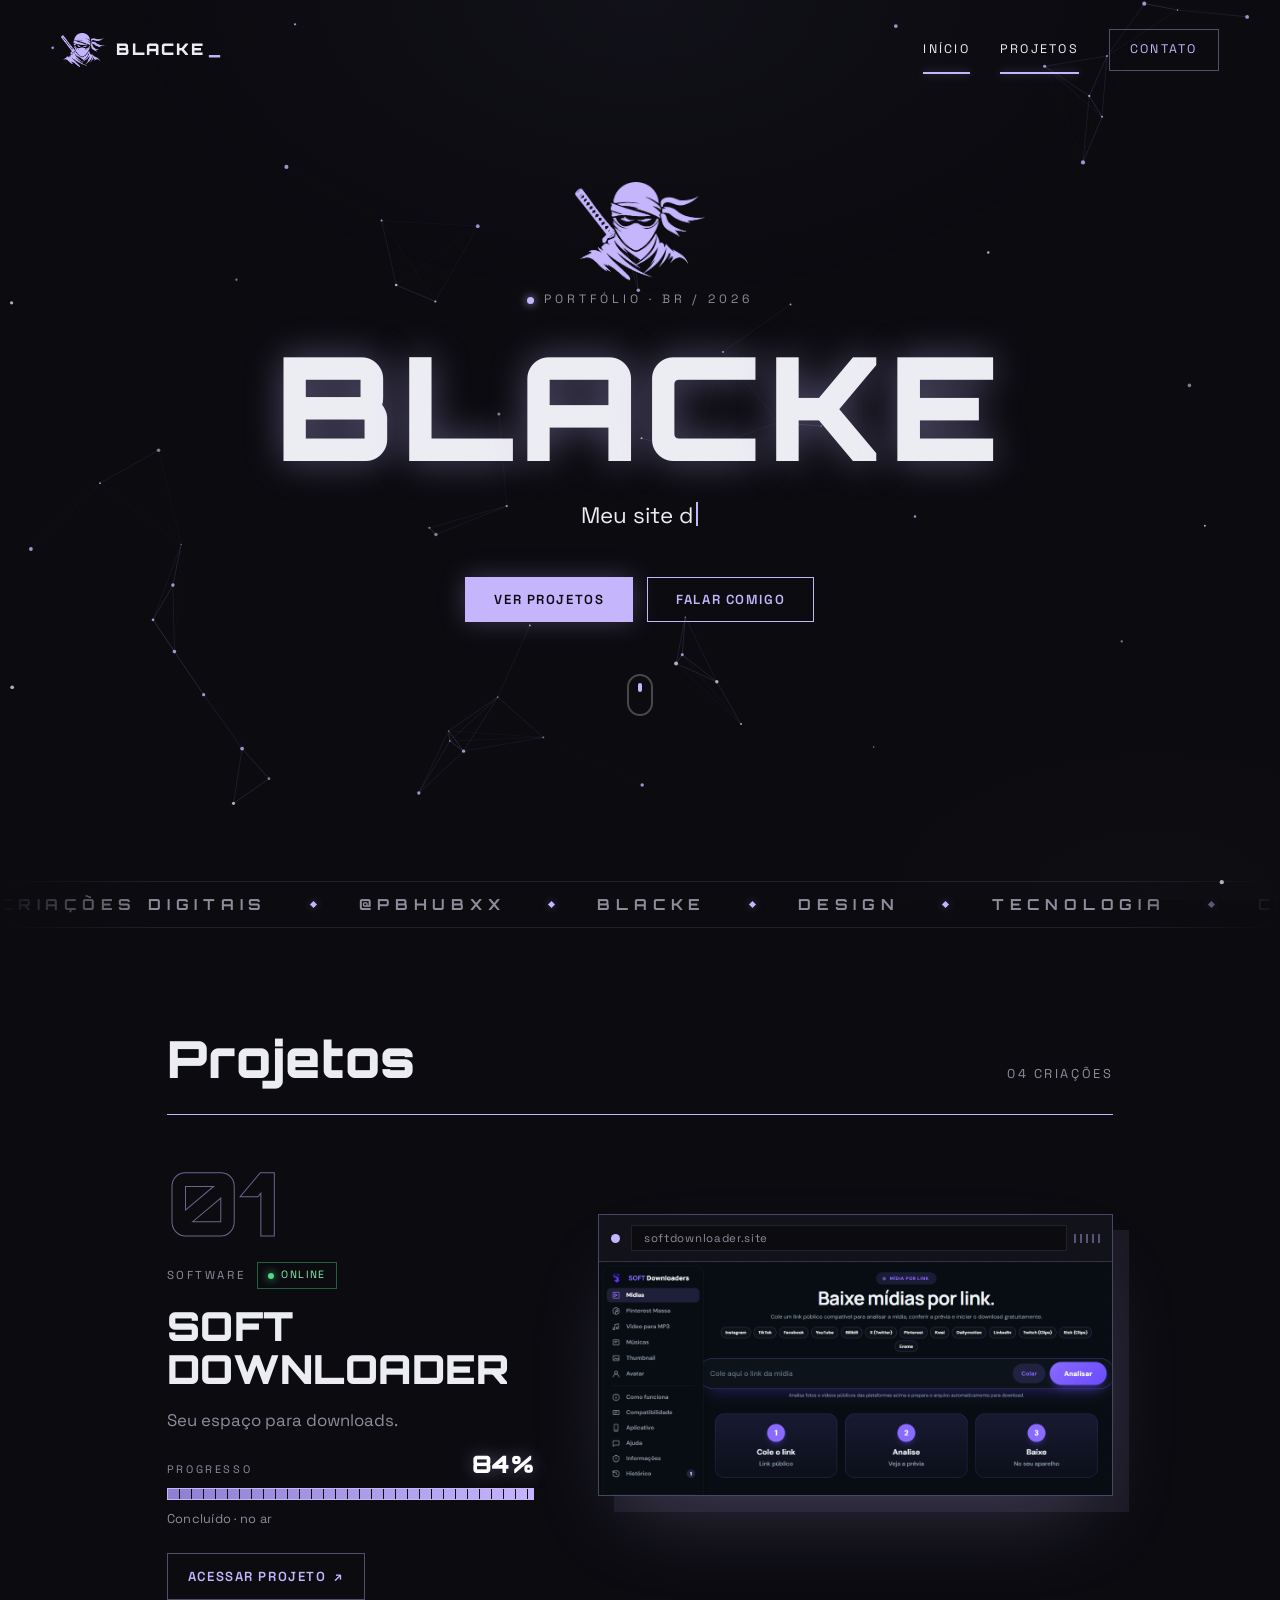
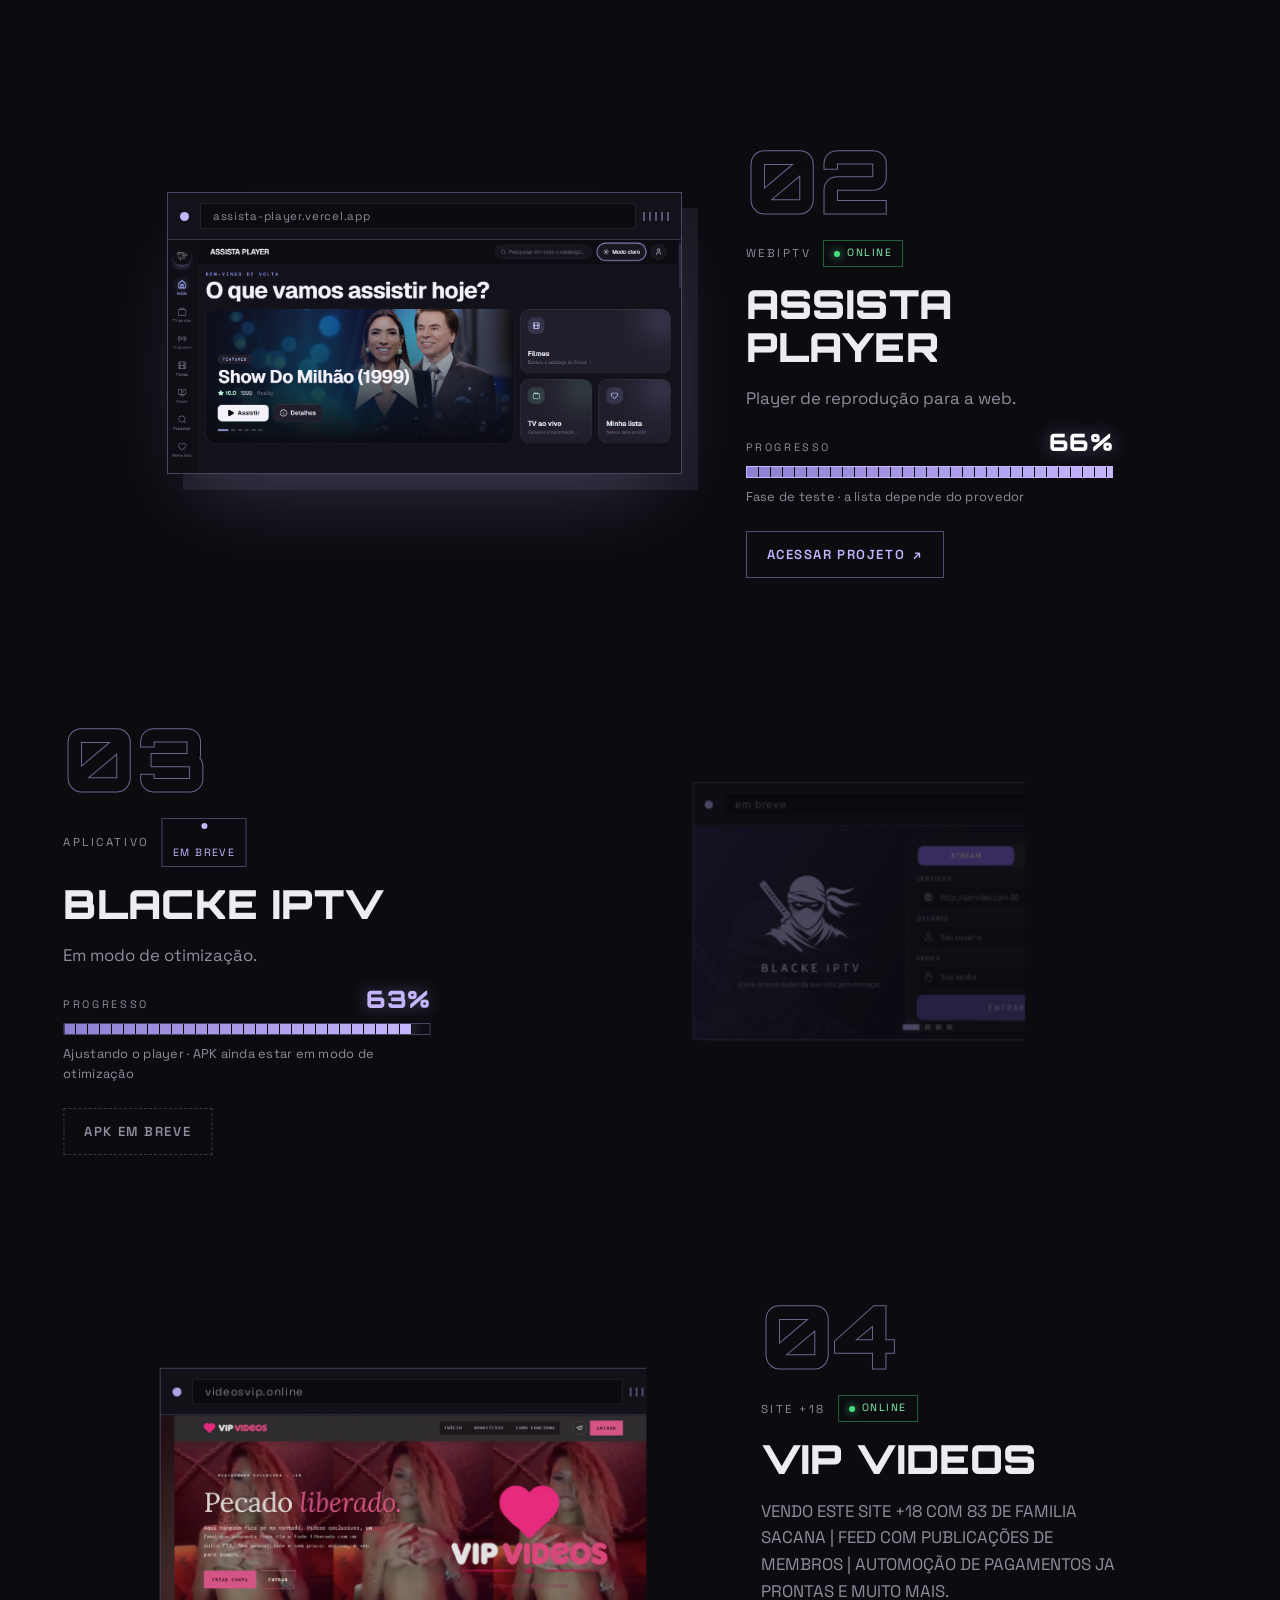
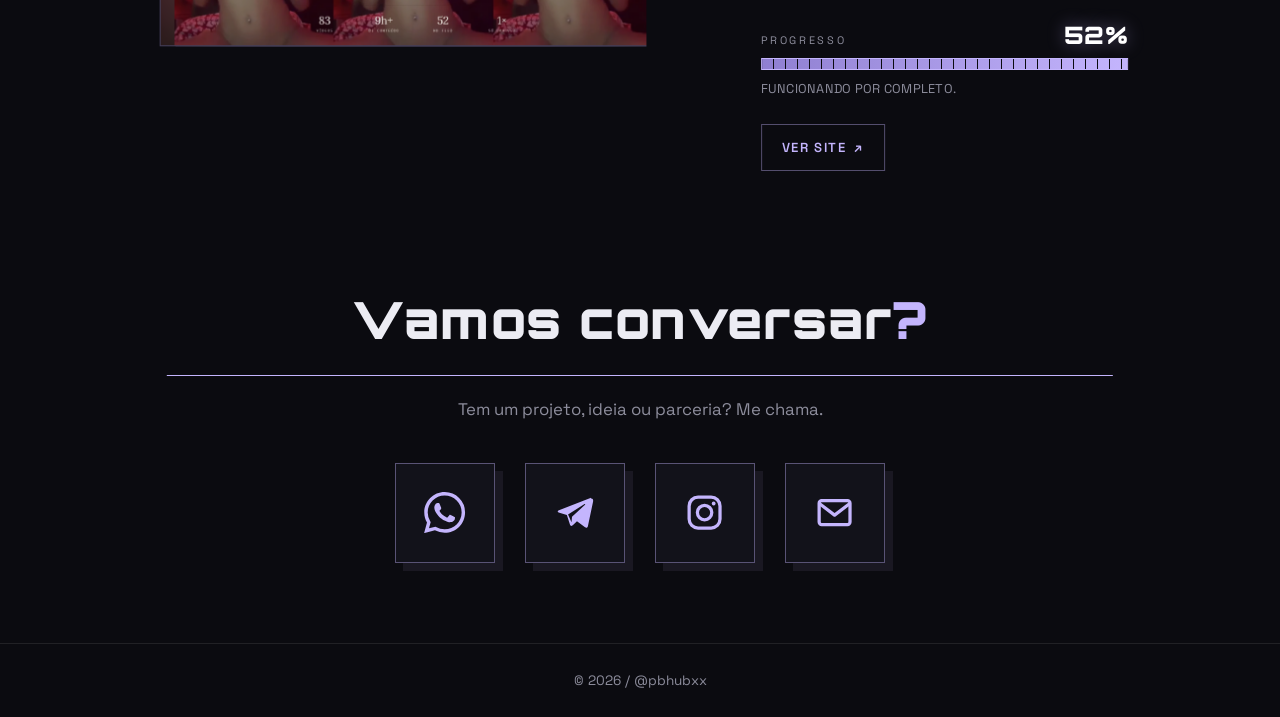
<file: index.html>
<!doctype html>
<html lang="pt-BR">
<head>
<meta charset="utf-8">
<meta name="viewport" content="width=device-width,initial-scale=1">
<meta name="theme-color" content="#0b0b10">
<meta name="description" content="BLACKE — criações digitais de @pbhubxx. Projetos e contato.">
<title>BLACKE — @pbhubxx</title>
<link rel="preconnect" href="https://fonts.googleapis.com">
<link rel="preconnect" href="https://fonts.gstatic.com" crossorigin>
<link href="https://fonts.googleapis.com/css2?family=Orbitron:wght@700;900&family=Space+Grotesk:wght@400;500;600;700&display=swap" rel="stylesheet">
<link rel="icon" type="image/png" href="assets/logo.png">
<link rel="stylesheet" href="style.css">
<script>window.__SITE={"phrases":["Meu site de criações.","Design + tecnologia.","Projetos que saem do papel."],"marquee":["CRIAÇÕES DIGITAIS","@PBHUBXX","BLACKE","DESIGN","TECNOLOGIA"]};</script>
<script src="script.js" defer></script>
<noscript><style>.curtain,.intro{display:none}.loading *,.loading{animation-play-state:running!important}</style></noscript>
<script>try{if(sessionStorage.getItem("introSeen"))document.documentElement.classList.add("seen")}catch(e){}</script>
</head>
<body class="loading">
<div class="intro" aria-hidden="true">
  <div class="half a"></div><div class="half b"></div>
  <svg class="slash" viewBox="0 0 100 100" preserveAspectRatio="none"><path d="M0 60 L100 40" pathLength="1"/></svg>
  <div class="intro-core">
    <img src="assets/logo.png" alt="">
    <div class="intro-word"><span style="--i:0">B</span><span style="--i:1">L</span><span style="--i:2">A</span><span style="--i:3">C</span><span style="--i:4">K</span><span style="--i:5">E</span></div>
    <i class="intro-line"></i>
    <small>@PBHUBXX · PORTFÓLIO</small>
  </div>
</div>
<div class="curtain" data-s="out" aria-hidden="true"><i style="--k:0"></i><i style="--k:1"></i><i style="--k:2"></i><i style="--k:3"></i><i style="--k:4"></i><i style="--k:5"></i><i style="--k:6"></i></div>
<canvas id="bg" aria-hidden="true"></canvas>
<div class="grain" aria-hidden="true"></div>
<div class="spot" aria-hidden="true"></div>
<div class="progress" aria-hidden="true"></div>

<header>
  <a class="logo" href="#inicio"><img src="assets/logo.png" alt="" onerror="this.remove()"><b>BLACKE</b><span>_</span></a>
  <nav aria-label="Navegação">
    <a href="#inicio" data-spy="inicio">Início</a>
    <a href="#projetos" data-spy="projetos">Projetos</a>
    <a href="#contato" class="nav-cta magnetic" data-spy="contato">Contato</a>
  </nav>
</header>

<main id="inicio">
  <!-- HERO -->
  <section class="hero">
    <div class="hero-in">
    <img class="hero-logo" src="assets/logo.png" alt="Logo BLACKE" width="564" height="427">
    <p class="tag"><i></i> PORTFÓLIO · BR / 2026</p>
    <h1 class="glitch" data-text="BLACKE" aria-label="BLACKE"></h1>
    <p class="typing"><span id="typed"></span><b class="caret"></b></p>
    <div class="hero-actions">
      <a class="btn magnetic" href="#projetos">Ver projetos</a>
      <a class="btn ghost magnetic" href="#contato">Falar comigo</a>
    </div>
    <a class="scroll-hint" href="#projetos" aria-label="Rolar para projetos"><span></span></a>
    </div>
  </section>

  <div class="mq" role="img" aria-label="CRIAÇÕES DIGITAIS · @PBHUBXX · BLACKE · DESIGN · TECNOLOGIA">
    <div class="mq-track" aria-hidden="true"><div class="mq-set"><span class="mq-w">CRIAÇÕES DIGITAIS</span><i class="mq-s"></i><span class="mq-w">@PBHUBXX</span><i class="mq-s"></i><span class="mq-w">BLACKE</span><i class="mq-s"></i><span class="mq-w">DESIGN</span><i class="mq-s"></i><span class="mq-w">TECNOLOGIA</span><i class="mq-s"></i></div><div class="mq-set"><span class="mq-w">CRIAÇÕES DIGITAIS</span><i class="mq-s"></i><span class="mq-w">@PBHUBXX</span><i class="mq-s"></i><span class="mq-w">BLACKE</span><i class="mq-s"></i><span class="mq-w">DESIGN</span><i class="mq-s"></i><span class="mq-w">TECNOLOGIA</span><i class="mq-s"></i></div></div>
  </div>

  <!-- PROJETOS -->
  <section id="projetos" class="projects">
    <header class="sec-head reveal">
      <h2>Projetos</h2>
      <span class="count">04 criações</span>
    </header>

    <div class="list">
      <article class="proj reveal">
        <div class="proj-info">
          <span class="bignum" aria-hidden="true">01</span>
          <div class="proj-meta"><span class="cat">SOFTWARE</span><span class="chip live"><i></i>Online</span></div>
          <h3>SOFT<br>DOWNLOADER</h3>
          <p>Seu espaço para downloads.</p>
          <div class="prog done" style="--v:100"><div class="prog-top"><span>PROGRESSO</span><b><em data-count="100">0</em>%</b></div><div class="prog-bar"><i></i></div><small>Concluído · no ar</small></div>
          <a class="link" href="https://softdownloader.site/#midias" target="_blank" rel="noopener noreferrer">Acessar projeto <span>↗</span></a>
        </div>
        <div class="win">
          <div class="win-bar"><i></i><span class="url">softdownloader.site</span><span class="wb-tick" aria-hidden="true"></span></div>
          <div class="win-body"><img src="assets/soft-downloader.png" alt="Tela inicial do SOFT DOWNLOADER" loading="lazy"></div>
        </div>
      </article>

      <article class="proj reveal">
        <div class="proj-info">
          <span class="bignum" aria-hidden="true">02</span>
          <div class="proj-meta"><span class="cat">WEBIPTV</span><span class="chip live"><i></i>Online</span></div>
          <h3>ASSISTA PLAYER</h3>
          <p>Player de reprodução para a web.</p>
          <div class="prog done" style="--v:100"><div class="prog-top"><span>PROGRESSO</span><b><em data-count="100">0</em>%</b></div><div class="prog-bar"><i></i></div><small>Fase de teste · a lista depende do provedor</small></div>
          <a class="link" href="https://assista-player.vercel.app/" target="_blank" rel="noopener noreferrer">Acessar projeto <span>↗</span></a>
        </div>
        <div class="win">
          <div class="win-bar"><i></i><span class="url">assista-player.vercel.app</span><span class="wb-tick" aria-hidden="true"></span></div>
          <div class="win-body"><img src="assets/assista-player.png" alt="Tela inicial do ASSISTA PLAYER" loading="lazy"></div>
        </div>
      </article>

      <article class="proj reveal">
        <div class="proj-info">
          <span class="bignum" aria-hidden="true">03</span>
          <div class="proj-meta"><span class="cat">APLICATIVO</span><span class="chip soon"><i></i>Em breve</span></div>
          <h3>BLACKE  IPTV</h3>
          <p>Em modo de otimização.</p>
          <div class="prog" style="--v:95"><div class="prog-top"><span>PROGRESSO</span><b><em data-count="95">0</em>%</b></div><div class="prog-bar"><i></i></div><small>Ajustando o player · APK ainda estar em modo de otimização</small></div>
          <span class="link off">APK em breve</span>
        </div>
        <div class="win">
          <div class="win-bar"><i></i><span class="url">em breve</span><span class="wb-tick" aria-hidden="true"></span></div>
          <div class="win-body gal" data-gal="[&quot;assets/uploads/5e03cbf9-ffda-43f5-ae37-6491b229fb0f-4c50f7.webp&quot;,&quot;assets/uploads/7542d341-cb1d-400f-8218-19b346dd9f24-710ac7.webp&quot;,&quot;assets/uploads/90f8e849-3640-4424-8a97-9add751e4f5d-d2caec.webp&quot;,&quot;assets/uploads/c1ad1187-70d1-4300-b6c6-71452b69c775-7d71a1.webp&quot;]" data-alt="Foto do BLACKE  IPTV"><img src="assets/uploads/5e03cbf9-ffda-43f5-ae37-6491b229fb0f-4c50f7.webp" alt="Tela inicial do BLACKE  IPTV" loading="lazy"><button type="button" class="g-nav g-prev" aria-label="Foto anterior"><svg viewBox="0 0 24 24" aria-hidden="true"><path d="m15 5-7 7 7 7"/></svg></button><button type="button" class="g-nav g-next" aria-label="Próxima foto"><svg viewBox="0 0 24 24" aria-hidden="true"><path d="m9 5 7 7-7 7"/></svg></button><div class="g-dots" aria-hidden="true"><i class="on"></i><i></i><i></i><i></i></div><span class="g-count" aria-hidden="true">1/4</span></div>
        </div>
      </article>

      <article class="proj reveal">
        <div class="proj-info">
          <span class="bignum" aria-hidden="true">04</span>
          <div class="proj-meta"><span class="cat">SITE +18</span><span class="chip live"><i></i>Online</span></div>
          <h3>VIP VIDEOS</h3>
          <p>VENDO ESTE SITE +18 COM 83  DE FAMILIA SACANA | FEED COM PUBLICAÇÕES DE MEMBROS | AUTOMOÇÃO DE PAGAMENTOS JA PRONTAS E MUITO MAIS.</p>
          <div class="prog done" style="--v:100"><div class="prog-top"><span>PROGRESSO</span><b><em data-count="100">0</em>%</b></div><div class="prog-bar"><i></i></div><small>FUNCIONANDO POR COMPLETO.</small></div>
          <a class="link" href="https://videosvip.online" target="_blank" rel="noopener noreferrer">Ver site <span>↗</span></a>
        </div>
        <div class="win">
          <div class="win-bar"><i></i><span class="url">videosvip.online</span><span class="wb-tick" aria-hidden="true"></span></div>
          <div class="win-body contain"><img class="bk" src="assets/uploads/captura-de-tela-2026-11-27-072106-7ea315.webp" alt="" aria-hidden="true" loading="lazy"><img src="assets/uploads/captura-de-tela-2026-11-27-072106-7ea315.webp" alt="Tela inicial do VIP VIDEOS" loading="lazy"></div>
        </div>
      </article>
    </div>
  </section>

  <!-- CONTATO -->
  <section id="contato" class="contact">
    <header class="sec-head reveal">
      <h2>Vamos conversar<span class="q">?</span></h2>
    </header>
    <p class="lead reveal">Tem um projeto, ideia ou parceria? Me chama.</p>

    <div class="socials reveal">
        <a class="soc" href="https://wa.me/5592981083928?text=Ol%C3%A1!%20Vim%20pelo%20seu%20site." target="_blank" rel="noopener noreferrer" aria-label="WhatsApp" title="WhatsApp"><svg viewBox="0 0 24 24" aria-hidden="true" fill="currentColor"><path d="M17.472 14.382c-.297-.149-1.758-.867-2.03-.967-.273-.099-.471-.148-.67.15-.197.297-.767.966-.94 1.164-.173.199-.347.223-.644.075-.297-.15-1.255-.463-2.39-1.475-.883-.788-1.48-1.761-1.653-2.059-.173-.297-.018-.458.13-.606.134-.133.298-.347.446-.52.149-.174.198-.298.298-.497.099-.198.05-.371-.025-.52-.075-.149-.669-1.612-.916-2.207-.242-.579-.487-.5-.669-.51-.173-.008-.371-.01-.57-.01-.198 0-.52.074-.792.372-.272.297-1.04 1.016-1.04 2.479 0 1.462 1.065 2.875 1.213 3.074.149.198 2.096 3.2 5.077 4.487.709.306 1.262.489 1.694.625.712.227 1.36.195 1.871.118.571-.085 1.758-.719 2.006-1.413.248-.694.248-1.289.173-1.413-.074-.124-.272-.198-.57-.347m-5.421 7.403h-.004a9.87 9.87 0 01-5.031-1.378l-.361-.214-3.741.982.998-3.648-.235-.374a9.86 9.86 0 01-1.51-5.26c.001-5.45 4.436-9.884 9.888-9.884 2.64 0 5.122 1.03 6.988 2.898a9.825 9.825 0 012.893 6.994c-.003 5.45-4.437 9.884-9.885 9.884m8.413-18.297A11.815 11.815 0 0012.05 0C5.495 0 .16 5.335.157 11.892c0 2.096.547 4.142 1.588 5.945L.057 24l6.305-1.654a11.882 11.882 0 005.683 1.448h.005c6.554 0 11.89-5.335 11.893-11.893a11.821 11.821 0 00-3.48-8.413Z"/></svg></a>
        <a class="soc" href="https://t.me/pbhubxx" target="_blank" rel="noopener noreferrer" aria-label="Telegram" title="Telegram"><svg viewBox="0 0 24 24" aria-hidden="true" ><path d="M21.6 3.4 2.9 10.6c-1 .4-.9 1.1-.2 1.3l4.8 1.5 1.8 5.6c.2.6.4.8.9.8.4 0 .6-.2.9-.5l2.3-2.2 4.7 3.5c.9.5 1.5.2 1.7-.8l3-14.3c.3-1.3-.5-1.9-1.3-1.7z" fill="currentColor"/><path class="fold" d="m8.2 13.1 9.4-5.9c.4-.3.8-.1.5.2l-7.6 7-.3 3.3z"/></svg></a>
        <a class="soc" href="https://instagram.com/pbhubxx" target="_blank" rel="noopener noreferrer" aria-label="Instagram" title="Instagram"><svg viewBox="0 0 24 24" aria-hidden="true" fill="none" stroke="currentColor" stroke-width="1.9"><rect x="3" y="3" width="18" height="18" rx="5.2"/><circle cx="12" cy="12" r="4.2"/><circle cx="17.3" cy="6.7" r="1.1" fill="currentColor" stroke="none"/></svg></a>
        <a class="soc" href="mailto:blackelavex@gmail.com" aria-label="E-mail" title="E-mail"><svg viewBox="0 0 24 24" aria-hidden="true" fill="none" stroke="currentColor" stroke-width="1.9" stroke-linejoin="round" stroke-linecap="round"><rect x="3" y="5" width="18" height="14" rx="1.5"/><path d="m3.5 7 8.5 6.5L20.5 7"/></svg></a>
    </div>
  </section>
</main>

<footer>
  <span>© 2026 / @pbhubxx</span>
</footer>
</body>
</html>
</file>
<file: style.css>
:root{
  --bg:#0b0b10;--panel:#12121a;--line:#ffffff17;
  --fg:#ececf3;--mute:#8d8d9c;
  --lav:#c4b5fd;--lav-soft:#c4b5fd26;--lav-glow:#c4b5fd66;
  --display:'Orbitron',system-ui,sans-serif;--body:'Space Grotesk',system-ui,sans-serif;
  --ease:cubic-bezier(.2,.7,.2,1);
}
*{box-sizing:border-box;margin:0;padding:0}
html{scroll-behavior:smooth;scroll-padding-top:70px}
body{background:var(--bg);color:var(--fg);font-family:var(--body);line-height:1.6;overflow-x:hidden;-webkit-font-smoothing:antialiased}
a{color:inherit;text-decoration:none}
::selection{background:var(--lav);color:#0b0b10}

#bg{position:fixed;inset:0;width:100%;height:100%;z-index:-3}
.grain{position:fixed;inset:0;z-index:-2;pointer-events:none;opacity:.5;background:radial-gradient(60% 50% at 50% 0%,#c4b5fd14,transparent 70%),radial-gradient(50% 40% at 90% 100%,#ffffff08,transparent 70%)}
.spot{position:fixed;top:0;left:0;width:420px;height:420px;margin:-210px 0 0 -210px;pointer-events:none;z-index:-1;background:radial-gradient(circle,#c4b5fd1c,transparent 65%);opacity:0;transition:opacity .4s}
.progress{position:fixed;top:0;left:0;height:2px;width:100%;z-index:60;transform-origin:0 50%;transform:scaleX(0);background:var(--lav)}

/* header */
header:not(.sec-head){position:fixed;top:0;left:0;right:0;z-index:40;display:flex;justify-content:space-between;align-items:center;padding:16px clamp(18px,5vw,56px);background:linear-gradient(#0b0b10dd,transparent);backdrop-filter:blur(8px)}
.logo{display:inline-flex;align-items:center;gap:10px;font-family:var(--display);font-weight:900;letter-spacing:.14em}
.logo img{height:26px;width:auto;display:block}
.logo b{font-weight:900}
.logo>span{color:var(--lav);margin-left:-8px;animation:blink 1.1s steps(2) infinite}
nav{display:flex;gap:24px;align-items:center;font-size:.92rem}
nav a{color:var(--mute);transition:color .25s}
nav a:hover{color:var(--fg)}
.nav-cta{color:var(--lav)!important;border:1px solid var(--lav-glow);padding:8px 18px;transition:.3s var(--ease)!important}
.nav-cta:hover{background:var(--lav);color:#0b0b10!important}

/* hero */
.hero{min-height:92svh;display:flex;flex-direction:column;justify-content:center;align-items:center;text-align:center;padding:100px 20px 60px;position:relative}
.tag{font-size:.76rem;letter-spacing:.32em;color:var(--mute);display:flex;align-items:center;gap:10px;margin-bottom:24px;opacity:0;animation:up .8s .1s var(--ease) forwards}
.tag i{width:7px;height:7px;background:var(--lav);box-shadow:0 0 10px var(--lav);animation:pulse 1.8s infinite}
.glitch{font-family:var(--display);font-weight:900;font-size:clamp(3rem,15vw,10rem);line-height:1;letter-spacing:.04em;position:relative;color:var(--fg);text-shadow:0 0 36px var(--lav-glow);display:flex;justify-content:center}
.glitch .ch{display:inline-block;opacity:0;transform:translateY(60px) rotateX(-70deg);animation:letter .9s var(--ease) forwards;animation-delay:calc(.25s + var(--i)*.08s)}
.glitch::before,.glitch::after{content:attr(data-text);position:absolute;inset:0;display:flex;justify-content:center;overflow:hidden;opacity:0;pointer-events:none}
.glitch::before{color:var(--lav);animation:g1 5s 2s infinite steps(1);clip-path:inset(0 0 55% 0)}
.glitch::after{color:#a1a1b0;animation:g2 5s 2s infinite steps(1);clip-path:inset(55% 0 0 0)}
.typing{margin-top:20px;font-size:clamp(1rem,2.6vw,1.4rem);min-height:2em;opacity:0;animation:up .8s 1s var(--ease) forwards}
.caret{display:inline-block;width:2px;height:1.1em;background:var(--lav);margin-left:3px;vertical-align:-.15em;animation:blink 1s steps(2) infinite}
.hero-actions{margin-top:34px;display:flex;gap:14px;flex-wrap:wrap;justify-content:center;opacity:0;animation:up .8s 1.25s var(--ease) forwards}
.scroll-hint{position:absolute;bottom:26px;width:24px;height:40px;border:2px solid #ffffff30;display:flex;justify-content:center;padding-top:7px}
.scroll-hint span{width:3px;height:8px;background:var(--lav);animation:scroll 1.6s infinite}

/* buttons */
.btn{text-transform:uppercase;letter-spacing:.12em;font-size:.82rem!important;display:inline-flex;gap:8px;align-items:center;justify-content:center;cursor:pointer;font:600 .95rem var(--body);color:#0b0b10;background:var(--lav);border:1px solid var(--lav);padding:13px 28px;box-shadow:0 0 26px #c4b5fd44;transition:box-shadow .3s,background .3s,color .3s,transform .25s var(--ease)}
.btn:hover{box-shadow:0 0 44px var(--lav-glow)}
.btn.ghost{background:transparent;color:var(--lav);box-shadow:none}
.btn.ghost:hover{background:var(--lav-soft)}

/* marquee */

/* sections */
section:not(.hero){padding:clamp(44px,6vw,72px) clamp(18px,6vw,80px);max-width:1100px;margin:0 auto}
.sec-head{display:flex;align-items:baseline;gap:18px;margin-bottom:24px;padding-bottom:14px;border-bottom:1px solid var(--line);position:relative}
.sec-head::after{content:"";position:absolute;left:0;bottom:-1px;height:1px;width:0;background:var(--lav);transition:width 1.2s .3s var(--ease)}
.sec-head.in::after{width:100%}
.sec-head .num{font-family:var(--display);font-size:.85rem;color:var(--lav);letter-spacing:.2em}
.sec-head h2{font-family:var(--display);font-weight:900;font-size:clamp(1.7rem,5.5vw,3.2rem);letter-spacing:.02em;flex:1}
.sec-head .q{color:var(--lav)}
.sec-head .count{font-size:.8rem;letter-spacing:.2em;color:var(--mute);text-transform:uppercase}

/* contact */
.lead{color:var(--mute);font-size:1.05rem;margin:-4px 0 22px}

footer{display:flex;justify-content:space-between;flex-wrap:wrap;gap:10px;padding:26px clamp(18px,6vw,80px);border-top:1px solid var(--line);color:var(--mute);font-size:.85rem}
footer a:hover{color:var(--lav)}

/* reveal */
.reveal{opacity:0;transform:translateY(36px);transition:opacity .9s,transform .9s var(--ease)}
.reveal.in{opacity:1;transform:none}

@property --a{syntax:'<angle>';inherits:false;initial-value:0deg}
@keyframes spin{to{--a:360deg}}
@keyframes up{from{opacity:0;transform:translateY(20px)}to{opacity:1;transform:none}}
@keyframes letter{to{opacity:1;transform:none}}
@keyframes blink{50%{opacity:0}}
@keyframes pulse{50%{opacity:.35;transform:scale(.7)}}
@keyframes slide{to{transform:translateX(-50%)}}
@keyframes float{50%{transform:translateY(-9px)}}
@keyframes scroll{0%{transform:translateY(0);opacity:1}100%{transform:translateY(14px);opacity:0}}
@keyframes g1{0%,90%,100%{opacity:0;transform:none}91%{opacity:.9;transform:translate(-5px,2px)}94%{opacity:.9;transform:translate(4px,-2px)}97%{opacity:0}}
@keyframes g2{0%,90%,100%{opacity:0;transform:none}92%{opacity:.9;transform:translate(5px,-2px)}95%{opacity:.9;transform:translate(-4px,2px)}98%{opacity:0}}

@media (max-width:760px){
    nav a:not(.nav-cta){display:none}
  .sec-head .count{display:none}
}
@media (hover:none){.spot{display:none}}
@media (prefers-reduced-motion:reduce){
  *,*::before,*::after{animation:none!important;transition:none!important}
  .chip i{animation:none!important}
  .reveal,.tag,.typing,.hero-actions,.glitch .ch{opacity:1;transform:none}
  html{scroll-behavior:auto}
}

/* ---------- contato: linhas quadradas ---------- */

.socials .n{min-width:2.4ch;display:inline-block}
.contact{padding-top:clamp(20px,3vw,36px)!important}

/* logo */
.logo img{height:34px}
.hero-logo{width:clamp(96px,14vw,150px);height:auto;margin-bottom:10px;opacity:0;animation:up .8s 0s var(--ease) forwards,float 6s 1s ease-in-out infinite}
@media (prefers-reduced-motion:reduce){.hero-logo{opacity:1}}


/* ---------- projetos: blocos separados, alternados ---------- */
.list{display:grid;gap:clamp(80px,11vw,150px);padding-top:clamp(10px,2vw,24px)}
.proj{position:relative;display:grid;grid-template-columns:minmax(0,5fr) minmax(0,7fr);gap:clamp(28px,5vw,72px);align-items:center}
.proj:nth-child(even){grid-template-columns:minmax(0,7fr) minmax(0,5fr)}
.proj:nth-child(even) .proj-info{order:2}
.bignum{display:block;font-family:var(--display);font-weight:900;font-size:clamp(3.2rem,7vw,5.5rem);line-height:.9;color:transparent;-webkit-text-stroke:1px #c4b5fd88;user-select:none;margin-bottom:4px;transition:-webkit-text-stroke-color .4s,transform .5s var(--ease)}
.proj:hover .bignum{-webkit-text-stroke-color:var(--lav);transform:translateX(8px)}
.proj-info{transform:translate3d(calc((1 - var(--k,1)) * var(--dx,0px)),0,0);position:relative;z-index:1;display:flex;flex-direction:column;gap:16px;min-width:0}
.proj-meta{display:flex;align-items:center;gap:12px;flex-wrap:wrap;font-size:.72rem;letter-spacing:.22em;color:var(--mute)}
.proj h3{font-family:var(--display);font-weight:900;font-size:clamp(1.5rem,3.2vw,2.5rem);line-height:1.08;letter-spacing:.01em;overflow-wrap:anywhere}
.proj p{color:var(--mute);font-size:1.05rem;max-width:34ch}
.chip{white-space:nowrap;display:inline-flex;align-items:center;gap:7px;font-size:.66rem;letter-spacing:.14em;text-transform:uppercase;padding:4px 10px;border:1px solid var(--line);color:var(--mute)}
.chip i{width:6px;height:6px;background:var(--mute)}
.chip.live{color:#86efac;border-color:#4ade8066}
.chip.live i{background:#4ade80;box-shadow:0 0 9px #4ade80;animation:blink 1.4s ease-in-out infinite}
.chip.wip{color:#fcd34d;border-color:#fbbf2455}
.chip.wip i{background:#fbbf24;animation:blink 2.2s ease-in-out infinite}
.chip.soon{color:var(--lav);border-color:#c4b5fd55}
.chip.soon i{background:var(--lav)}
.chip.off{color:#fda4af;border-color:#fb718555}
.chip.off i{background:#fb7185}
@keyframes blink{50%{opacity:.25;transform:scale(.7)}}
.link{align-self:flex-start;margin-top:8px;display:inline-flex;gap:8px;color:var(--lav);font-weight:600;font-size:.82rem;letter-spacing:.12em;text-transform:uppercase;border:1px solid #c4b5fd66;padding:12px 20px;transition:background .25s,color .25s,gap .25s,box-shadow .25s}
.link:hover{background:var(--lav);color:#0b0b10;gap:16px;box-shadow:6px 6px 0 #c4b5fd44}
.link.off{color:var(--mute);border:1px dashed #ffffff30}

/* janela de navegador quadrada */
.win{position:relative;z-index:1;background:#0e0e15;border:1px solid #c4b5fd55;box-shadow:16px 16px 0 #c4b5fd14,0 40px 90px -30px #c4b5fd40;transform:translateY(var(--py,0px)) translateX(calc((1 - var(--k,1)) * var(--dx,0px) * -.7)) scale(calc(.9 + .1 * var(--k,1))) perspective(1100px) rotateX(var(--rx,0deg)) rotateY(var(--ry,0deg));opacity:calc(.25 + .75 * var(--k,1));clip-path:var(--cp,none);transition:box-shadow .4s,border-color .4s;will-change:transform}
.proj:hover .win{border-color:var(--lav);box-shadow:22px 22px 0 #c4b5fd22,0 50px 100px -30px #c4b5fd66}
.win-bar{display:flex;align-items:center;gap:7px;padding:10px 12px;border-bottom:1px solid #c4b5fd33;background:#12121a}
.win-bar i{width:9px;height:9px;background:var(--lav);flex:none}
.win-bar .wb-tick{width:26px;height:9px;flex:none;background:repeating-linear-gradient(90deg,#c4b5fd66 0 2px,transparent 2px 6px)}
.win-bar .url{margin-left:4px;flex:1;min-width:0;overflow:hidden;text-overflow:ellipsis;white-space:nowrap;font-size:.72rem;letter-spacing:.06em;color:var(--mute);border:1px solid var(--line);padding:3px 12px;background:#0b0b10}
.win-body{position:relative;aspect-ratio:2.2/1;overflow:hidden;background:repeating-linear-gradient(135deg,#ffffff05 0 8px,transparent 8px 16px),#0b0b10}
.win-body>img:not(.mark){position:absolute;inset:0;width:100%;height:100%;object-fit:cover;object-position:top left;clip-path:inset(0 100% 0 0);transition:clip-path 1.3s .35s var(--ease),transform 1s var(--ease)}
.proj.in .win-body>img:not(.mark){clip-path:inset(0 0 0 0)}
.proj:hover .win-body>img:not(.mark){transform:scale(1.035)}
.win-body.fill>img:not(.mark){object-fit:fill}
.win-body.contain>img:not(.mark):not(.bk){object-fit:contain;object-position:center}
.win-body.contain>img.bk{inset:-12%;width:124%;height:124%;object-position:center;filter:blur(26px) brightness(.45);transform:none!important}
.proj:hover .win-body.contain>img.bk{transform:none}
.win-body::after{content:"";position:absolute;inset:0;background:linear-gradient(105deg,transparent 40%,#c4b5fd2e 50%,transparent 60%);transform:translateX(-130%);transition:transform 1s var(--ease);pointer-events:none}
.proj:hover .win-body::after{transform:translateX(130%)}
.soon{display:grid;place-content:center;justify-items:center;gap:16px}
.soon .mark{width:clamp(90px,16vw,170px);height:auto;opacity:.5;animation:float 5s ease-in-out infinite}
.soon .ph{font-family:var(--display);font-size:.7rem;letter-spacing:.3em;color:var(--mute)}
.soon .bar{width:clamp(140px,22vw,240px);height:3px;background:#ffffff14;overflow:hidden}
.soon .bar::after{content:"";display:block;width:32%;height:100%;background:var(--lav);box-shadow:0 0 12px var(--lav);animation:load 1.8s ease-in-out infinite}
@keyframes load{0%{transform:translateX(-100%)}100%{transform:translateX(320%)}}

@media (max-width:820px){
  .proj,.proj:nth-child(even){grid-template-columns:1fr}
  .proj:nth-child(even) .proj-info{order:0}
  .win{box-shadow:10px 10px 0 #c4b5fd14}
}
@media (prefers-reduced-motion:reduce){.win-body>img:not(.mark){clip-path:none}}

/* ---------- elementos redondos (bolinhas, mouse, brilho) ---------- */
.tag i,.chip i,.win-bar i,.spot{border-radius:50%}
.scroll-hint{border-radius:14px}
.scroll-hint span{border-radius:2px}

/* ícones das redes */

/* ---------- cabeçalho novo ---------- */
header:not(.sec-head){background:#0b0b10f2;border-bottom:1px solid var(--line);backdrop-filter:blur(16px);-webkit-backdrop-filter:blur(16px);padding:20px clamp(18px,5vw,56px);transition:padding .35s var(--ease),border-color .35s}
.scrolled header:not(.sec-head){padding:11px clamp(18px,5vw,56px);border-bottom-color:#c4b5fd40}
.logo img{transition:height .35s var(--ease)}
.scrolled .logo img{height:28px}
nav{gap:30px}
nav a:not(.nav-cta){position:relative;padding:8px 0;font-size:.78rem;letter-spacing:.18em;text-transform:uppercase}
nav a:not(.nav-cta)::after{content:"";position:absolute;left:0;right:0;bottom:2px;height:1px;background:var(--lav);transform:scaleX(0);transform-origin:left;transition:transform .4s var(--ease)}
nav a:not(.nav-cta):hover,nav a.active:not(.nav-cta){color:var(--fg)}
nav a:not(.nav-cta):hover::after,nav a.active:not(.nav-cta)::after{transform:scaleX(1)}
.nav-cta{font-size:.78rem;letter-spacing:.18em;text-transform:uppercase;padding:10px 20px!important}
.nav-cta.active{background:var(--lav-soft)}

/* ---------- primeira tela: cabe em qualquer altura ---------- */
.hero{padding-top:110px;padding-bottom:40px}
.hero-logo{width:clamp(70px,15vh,130px)}
.glitch{font-size:clamp(3rem,min(15vw,24vh),9rem)}
.hero-actions{margin-top:clamp(20px,4vh,34px)}
.scroll-hint{position:static;margin-top:clamp(24px,6vh,52px);width:26px;height:42px;border:2px solid #ffffff40;transition:border-color .3s;opacity:0;animation:up .8s 1.5s var(--ease) forwards}
.scroll-hint:hover{border-color:var(--lav)}
.scroll-hint span{width:4px;height:9px;border-radius:2px}
@media (max-width:760px){nav a:not(.nav-cta){display:none}}


/* =====================================================
   ANIMAÇÃO E TRANSIÇÃO
   ===================================================== */

/* ---- cortina (abertura e troca de seção) ---- */
.curtain{display:none}
.wipe{position:fixed;top:0;left:0;height:100vh;width:calc(100vw + 600px);z-index:200;display:none;pointer-events:none;background:linear-gradient(90deg,#c4b5fd14,#0d0d14 16%,#0d0d14 84%,#c4b5fd14);will-change:transform}
.wipe::before,.wipe::after{content:"";position:absolute;top:-2px;bottom:-2px;width:2px;background:#fff;box-shadow:0 0 12px 2px #c4b5fd,0 0 46px 8px #c4b5fd77}
.wipe::before{left:0}.wipe::after{right:0}
.curtain i{flex:1;background:#0d0d14;border-right:1px solid #c4b5fd12;transform:scaleY(0);transform-origin:top;transition:transform .55s var(--ease),transform-origin 0s;transition-delay:calc(var(--k)*.045s)}
.curtain i:last-of-type{border-right:0}
.curtain[data-s="in"]{pointer-events:all}
.curtain[data-s="in"] i{transform:scaleY(1);transform-origin:top}
.curtain[data-s="out"] i{transform:scaleY(0);transform-origin:bottom}

/* hero só anima depois que a cortina abre */
.loading .tag,.loading .glitch .ch,.loading .typing,.loading .hero-actions,.loading .hero-logo,.loading .scroll-hint{animation-play-state:paused}

/* ---- cabeçalho: vidro flutuante que desliza ---- */
header:not(.sec-head){top:14px;left:clamp(12px,3vw,40px);right:clamp(12px,3vw,40px);padding:14px 22px;background:transparent;border:1px solid transparent;-webkit-backdrop-filter:none;backdrop-filter:none;box-shadow:none;
  transition:transform .65s var(--ease),padding .45s var(--ease),background .45s,border-color .45s,backdrop-filter .45s,box-shadow .45s}
.scrolled header:not(.sec-head){padding:9px 22px;background:#12121a73;border-color:#c4b5fd3d;-webkit-backdrop-filter:blur(18px) saturate(150%);backdrop-filter:blur(18px) saturate(150%);box-shadow:0 18px 50px -18px #000c,8px 8px 0 #c4b5fd10}
body:not(.ready) header:not(.sec-head),body.nav-hide header:not(.sec-head){transform:translateY(-150%)}
body.ready header:not(.sec-head){transition-delay:.35s,0s,0s,0s,0s,0s}
body.ready.nav-hide header:not(.sec-head){transition-delay:0s}
header:not(.sec-head) .logo{transition:transform .4s var(--ease)}
header:not(.sec-head) .logo:hover{transform:translateX(4px)}

/* ---- aparecer em sequência ---- */
@keyframes rise{from{opacity:0;transform:translateY(28px)}to{opacity:1;transform:none}}
.proj:not(.in) .proj-info>*{opacity:0}
.proj.in .proj-info>*{animation:rise .9s var(--ease) backwards;animation-delay:calc(.15s + var(--s,0)*.11s)}
.proj-info>:nth-child(1){--s:0}.proj-info>:nth-child(2){--s:1}.proj-info>:nth-child(3){--s:2}.proj-info>:nth-child(4){--s:3}.proj-info>:nth-child(5){--s:4}
.socials:not(.in) a{opacity:0}
.socials.in a{animation:rise .9s var(--ease) backwards}
.socials.in a:nth-child(2){animation-delay:.14s}

/* títulos de seção entram com máscara */
.sec-head h2{clip-path:inset(0 100% 0 0);transform:translateX(-24px);transition:clip-path 1.1s .1s var(--ease),transform 1.1s .1s var(--ease)}
.sec-head.in h2{clip-path:inset(0 -2% 0 0);transform:none}
.sec-head .count{opacity:0;transition:opacity .8s .7s}
.sec-head.in .count{opacity:1}

/* hero sai suave ao rolar (sobe e some) */
.hero-in{display:flex;flex-direction:column;align-items:center;will-change:transform,opacity;transform:translateY(calc(var(--hp,0)*-80px)) scale(calc(1 - var(--hp,0)*.07));opacity:calc(1 - var(--hp,0)*1.15)}

/* marquee reage à rolagem */

@media (prefers-reduced-motion:reduce){.curtain{display:none}.proj:not(.in) .proj-info>*,.socials:not(.in) a{opacity:1}.sec-head h2{clip-path:none;transform:none}.hero-in{transform:none;opacity:1}}


/* ---------- abertura: corte de katana ---------- */
.intro{position:fixed;inset:0;z-index:300;cursor:pointer}
.half{position:absolute;inset:0;background:radial-gradient(60% 50% at 50% 50%,#1a1726,#0b0b10 70%);transition:transform 1.05s cubic-bezier(.76,0,.24,1)}
.half.a{clip-path:polygon(0 0,100% 0,100% 40%,0 60%)}
.half.b{clip-path:polygon(0 60%,100% 40%,100% 100%,0 100%)}
.intro.open .half.a{transform:translateY(-104%)}
.intro.open .half.b{transform:translateY(104%)}
.intro.open{pointer-events:none}
.slash{position:absolute;inset:0;width:100%;height:100%;z-index:3;pointer-events:none;overflow:visible}
.slash path{fill:none;stroke:#fff;stroke-width:.32;stroke-linecap:round;stroke-dasharray:1;stroke-dashoffset:1;filter:drop-shadow(0 0 6px #c4b5fd) drop-shadow(0 0 20px #c4b5fd)}
.intro.go .slash path{stroke-dashoffset:0;transition:stroke-dashoffset .3s cubic-bezier(.6,0,.2,1)}
.intro.open .slash path{opacity:0;transition:opacity .5s}
.intro-core{position:absolute;inset:0;z-index:2;display:grid;place-content:center;justify-items:center;gap:20px;transition:opacity .45s,transform 1s var(--ease)}
.intro.open .intro-core{opacity:0;transform:scale(1.07)}
.intro-core img{width:clamp(110px,16vw,170px);height:auto;opacity:0;animation:introLogo 1.1s .1s var(--ease) forwards;filter:drop-shadow(0 0 28px #c4b5fd66)}
.intro-word{display:flex;margin-right:-.35em;font-family:var(--display);font-weight:900;font-size:clamp(1.6rem,4.2vw,2.7rem);letter-spacing:.35em}
.intro-word span{display:inline-block;opacity:0;transform:translateY(70%);animation:introUp .8s calc(.5s + var(--i)*.07s) var(--ease) forwards}
.intro-line{display:block;width:min(280px,55vw);height:1px;background:linear-gradient(90deg,transparent,var(--lav),transparent);transform:scaleX(0);animation:introLine 1s .85s var(--ease) forwards}
.intro-core small{font-size:.66rem;letter-spacing:.42em;color:var(--mute);opacity:0;animation:introUp .9s 1.05s var(--ease) forwards}
@keyframes introLogo{from{opacity:0;transform:scale(.78);filter:blur(16px) drop-shadow(0 0 28px #c4b5fd66)}to{opacity:1;transform:none;filter:blur(0) drop-shadow(0 0 28px #c4b5fd66)}}
@keyframes introUp{from{opacity:0;transform:translateY(70%)}to{opacity:1;transform:none}}
@keyframes introLine{to{transform:scaleX(1)}}
@media (prefers-reduced-motion:reduce){.intro{display:none}}

/* ---------- progresso dos projetos ---------- */
.proj p{max-width:40ch}
.prog{display:grid;gap:9px;width:min(100%,380px);margin-top:2px}
.prog-top{display:flex;justify-content:space-between;align-items:baseline;font-size:.68rem;letter-spacing:.24em;color:var(--mute)}
.prog-top b{font-family:var(--display);font-weight:900;font-size:1.5rem;line-height:1;color:var(--lav);letter-spacing:.02em;text-shadow:0 0 18px #c4b5fd66}
.prog-top b em{font-style:normal}
.prog-bar{position:relative;height:12px;border:1px solid #c4b5fd55;background:#0b0b10;overflow:hidden}
.prog-bar i{position:absolute;inset:0;width:calc(var(--v) * 1%);transform:scaleX(0);transform-origin:left;background:linear-gradient(90deg,#8f7fd1,var(--lav));box-shadow:0 0 16px #c4b5fd88;transition:transform 1.8s .45s cubic-bezier(.22,.8,.2,1)}
.prog-bar i::after{content:"";position:absolute;inset:0;background:linear-gradient(100deg,transparent 35%,#ffffff66 50%,transparent 65%);transform:translateX(-120%);animation:shine 3.2s 2.4s ease-in-out infinite}
.prog-bar::after{content:"";position:absolute;inset:0;background:repeating-linear-gradient(90deg,transparent 0 11px,#0b0b10 11px 12px);pointer-events:none}
.proj.in .prog-bar i{transform:scaleX(1)}
.prog small{font-size:.8rem;color:var(--mute);letter-spacing:.02em}
.prog.done .prog-bar{border-color:var(--lav)}
.prog.done .prog-top b{color:#fff}
@keyframes shine{0%{transform:translateX(-120%)}55%,100%{transform:translateX(120%)}}
@media (prefers-reduced-motion:reduce){.prog-bar i{transform:scaleX(1);transition:none}.prog-bar i::after{animation:none}}


/* ---------- redes: só ícones, quadrados, centralizados ---------- */
.socials{display:flex;justify-content:center;align-items:center;gap:clamp(18px,3vw,30px);padding:18px 0 8px}
.soc{position:relative;display:grid;place-items:center;width:clamp(78px,10vw,100px);aspect-ratio:1;color:var(--lav);background:var(--panel);border:1px solid #c4b5fd66;box-shadow:8px 8px 0 #c4b5fd14;overflow:hidden;transition:color .35s,transform .45s var(--ease),box-shadow .45s var(--ease),border-color .35s}
.soc::before{content:"";position:absolute;inset:0;background:var(--lav);transform:translateY(101%);transition:transform .5s var(--ease)}
.soc svg{position:relative;z-index:1;width:42%;height:42%;display:block;transition:transform .5s var(--ease)}
.soc .fold{fill:var(--panel);transition:fill .35s}
.soc:hover,.soc:focus-visible{color:#0b0b10;border-color:var(--lav);transform:translate(-4px,-4px);box-shadow:14px 14px 0 #c4b5fd30,0 24px 60px -20px #c4b5fd88;outline:none}
.soc:hover::before,.soc:focus-visible::before{transform:none}
.soc:hover svg,.soc:focus-visible svg{transform:rotate(-8deg) scale(1.12)}
.soc:hover .fold,.soc:focus-visible .fold{fill:var(--lav)}
footer{justify-content:center}

/* ---------- contato centralizado ---------- */
.contact .sec-head{justify-content:center;text-align:center}
.contact .sec-head h2{flex:0 1 auto}
.contact .sec-head::after{left:50%;transform:translateX(-50%)}
.contact .lead{text-align:center;margin-left:auto;margin-right:auto}

/* abertura só na primeira visita da sessão */
.seen .intro{display:none}

/* telas muito estreitas */
@media (max-width:380px){
  header:not(.sec-head){left:8px;right:8px;padding:10px 12px}
  .scrolled header:not(.sec-head){padding:7px 12px}
  .logo{gap:8px;letter-spacing:.08em;font-size:.86rem}
  .logo img{height:26px}
  .scrolled .logo img{height:24px}
  .nav-cta{padding:8px 12px!important;letter-spacing:.12em;font-size:.7rem}
}

/* ---------- faixa fina em movimento contínuo (só CSS, leve) ---------- */
.mq{position:relative;overflow:hidden;margin:clamp(21px,4.3vw,53px) 0 clamp(15px,1.4vw,19px);padding:15px 0;border-block:1px solid #c4b5fd1f;-webkit-mask-image:linear-gradient(90deg,transparent,#000 12%,#000 88%,transparent);mask-image:linear-gradient(90deg,transparent,#000 12%,#000 88%,transparent)}
.mq-track{display:flex;width:max-content;animation:mqmove 55s linear infinite;will-change:transform}
.mq-set{display:flex;flex:none;align-items:center}
.mq-w{flex:none;font-family:var(--display);font-weight:700;font-size:clamp(.78rem,1.2vw,.95rem);letter-spacing:.38em;line-height:1;text-transform:uppercase;color:#8d8d9c;white-space:nowrap}
.mq-s{flex:none;width:5px;height:5px;margin:0 clamp(22px,3.4vw,46px);background:var(--lav);transform:rotate(45deg);box-shadow:0 0 8px var(--lav-glow)}
@keyframes mqmove{to{transform:translate3d(-50%,0,0)}}
@media(prefers-reduced-motion:reduce){.mq-track{animation:none}}
@keyframes travel{from{background-position:-40% 0}to{background-position:140% 0}}
@keyframes spin{to{transform:rotate(360deg)}}

/* quatro ícones */
.socials.in a:nth-child(3){animation-delay:.28s}
.socials.in a:nth-child(4){animation-delay:.42s}
@media (max-width:520px){
  .socials{gap:14px}
  .soc{width:calc((100vw - 36px - 42px) / 4)}
}

/* painel: até 6 itens no bloco de texto do projeto */
.proj-info>:nth-child(6){--s:5}.proj-info>:nth-child(7){--s:6}

/* menu: seção atual */
nav a:not(.nav-cta){position:relative}
nav a:not(.nav-cta)::after{content:"";position:absolute;left:0;right:0;bottom:-6px;height:2px;background:var(--lav);box-shadow:0 0 10px var(--lav-glow);transform:scaleX(0);transform-origin:0 50%;transition:transform .35s var(--ease)}
nav a.on{color:var(--fg)}nav a.on::after{transform:scaleX(1)}
@media(prefers-reduced-motion:reduce){.win,.proj-info{transform:none!important;opacity:1!important;clip-path:none!important}}

/* ---- galeria de fotos do projeto ---- */
.win-body.gal{cursor:zoom-in;touch-action:pan-y}
.win-body.gal>img:not(.mark){transition:clip-path 1.3s .35s var(--ease),transform 1s var(--ease),opacity .28s}
.g-nav{position:absolute;top:50%;z-index:4;width:38px;height:38px;margin-top:-19px;display:grid;place-items:center;border:1px solid #c4b5fd55;background:#0b0b10b3;color:var(--fg);cursor:pointer;opacity:0;transition:opacity .25s,background .2s,border-color .2s;-webkit-backdrop-filter:blur(8px);backdrop-filter:blur(8px)}
.g-nav svg{width:18px;height:18px;fill:none;stroke:currentColor;stroke-width:2.2;stroke-linecap:round;stroke-linejoin:round}
.g-prev{left:10px}.g-next{right:10px}
.win-body.gal:hover .g-nav,.win-body.gal:focus-within .g-nav{opacity:1}
.g-nav:hover{background:var(--lav);border-color:var(--lav);color:#0b0b10}
@media(hover:none){.g-nav{opacity:.9}}
.g-dots{position:absolute;left:0;right:0;bottom:10px;z-index:4;display:flex;justify-content:center;gap:6px;pointer-events:none}
.g-dots i{width:6px;height:6px;background:#ffffff55;transition:background .25s,width .25s}
.g-dots i.on{width:18px;background:var(--lav);box-shadow:0 0 8px var(--lav-glow)}
.g-count{position:absolute;top:10px;right:10px;z-index:4;padding:3px 8px;font-size:.68rem;letter-spacing:.14em;color:var(--fg);background:#0b0b10b3;border:1px solid #c4b5fd40;pointer-events:none}
.lb{position:fixed;inset:0;z-index:200;display:grid;place-items:center;background:#06060af2;opacity:0;transition:opacity .22s;-webkit-backdrop-filter:blur(6px);backdrop-filter:blur(6px)}
.lb.on{opacity:1}.lb[hidden]{display:none}
.lb img{max-width:min(92vw,1400px);max-height:84vh;object-fit:contain;border:1px solid #c4b5fd44;box-shadow:0 30px 90px -20px #000}
.lb button{position:absolute;border:1px solid #c4b5fd55;background:#0b0b10cc;color:var(--fg);cursor:pointer;font-size:1.6rem;line-height:1;transition:background .2s,color .2s}
.lb button:hover{background:var(--lav);color:#0b0b10}
.lb-x{top:16px;right:16px;width:44px;height:44px}
.lb-n{top:50%;width:46px;height:56px;margin-top:-28px}
.lb-p{left:clamp(8px,2vw,28px)}.lb-nx{right:clamp(8px,2vw,28px)}
.lb-c{position:absolute;bottom:18px;left:0;right:0;text-align:center;font-size:.8rem;letter-spacing:.2em;color:var(--mute)}
.lb-open{overflow:hidden}
</file>
